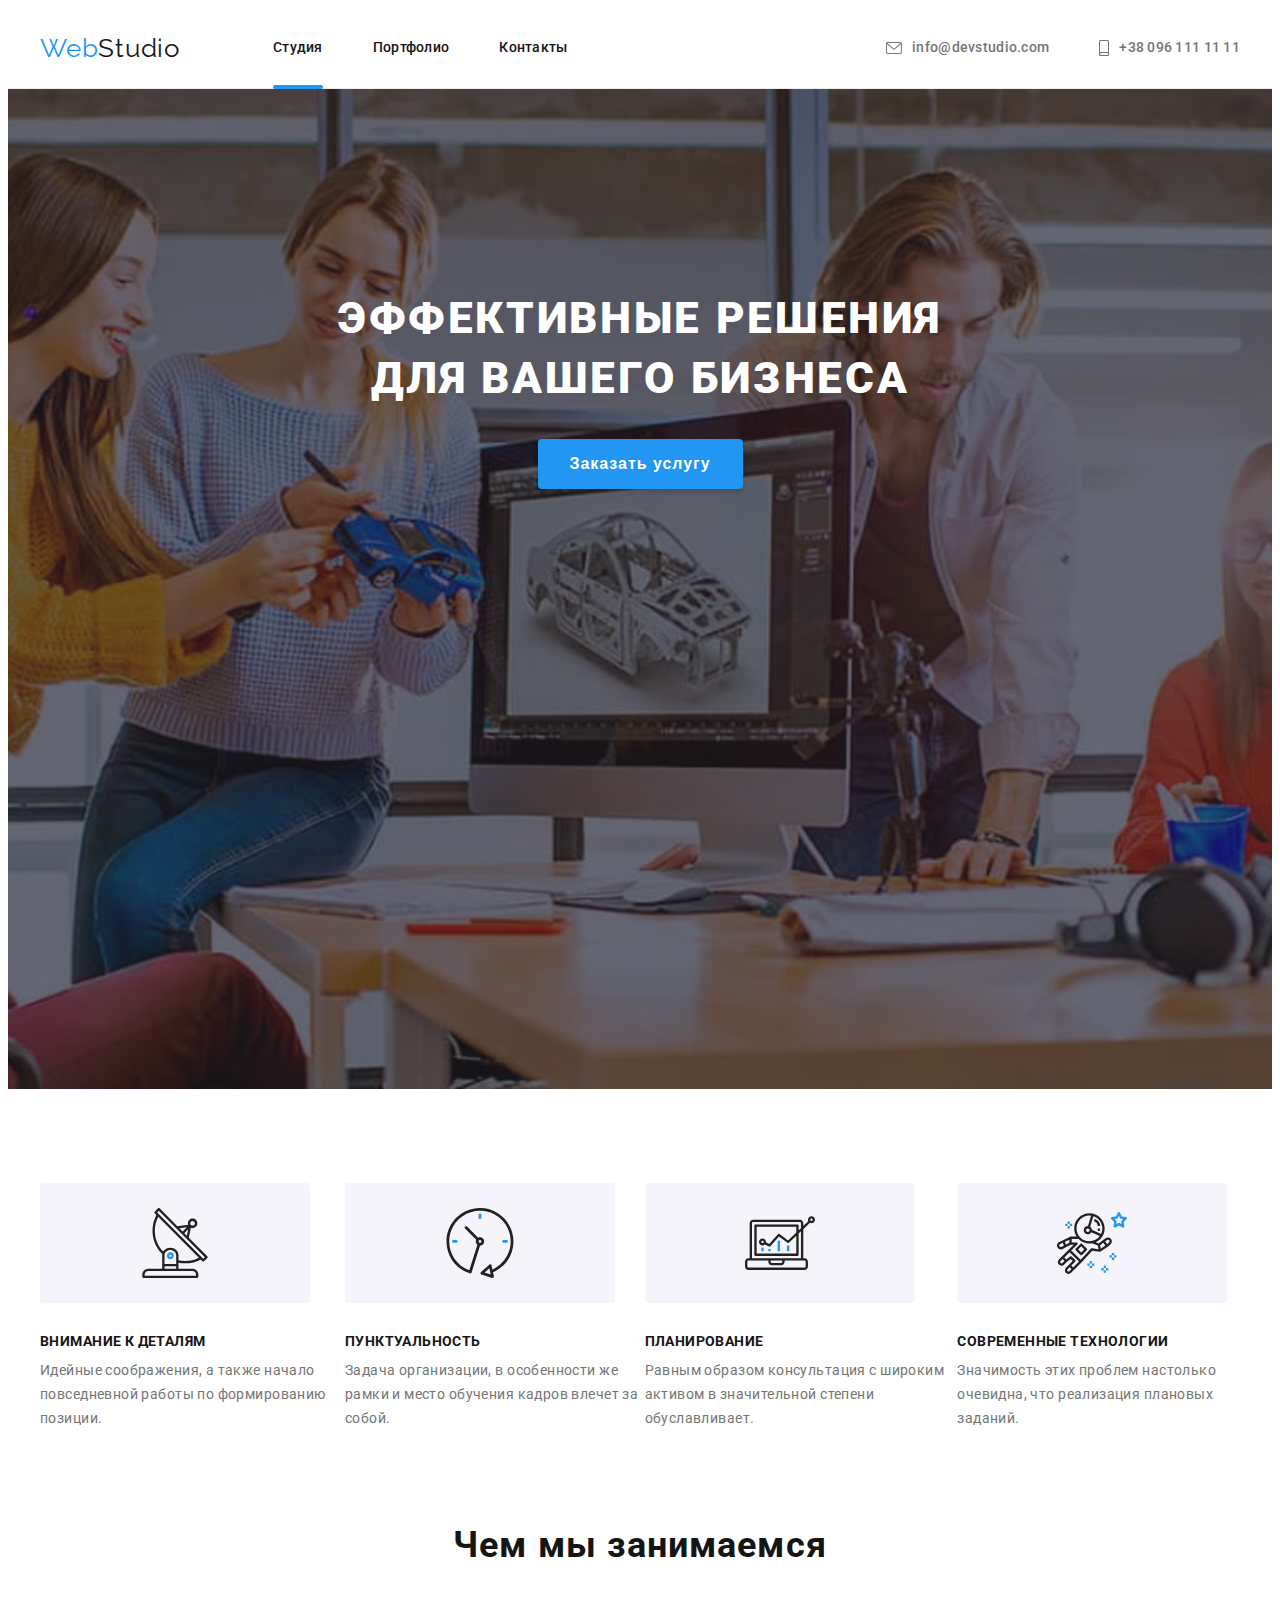
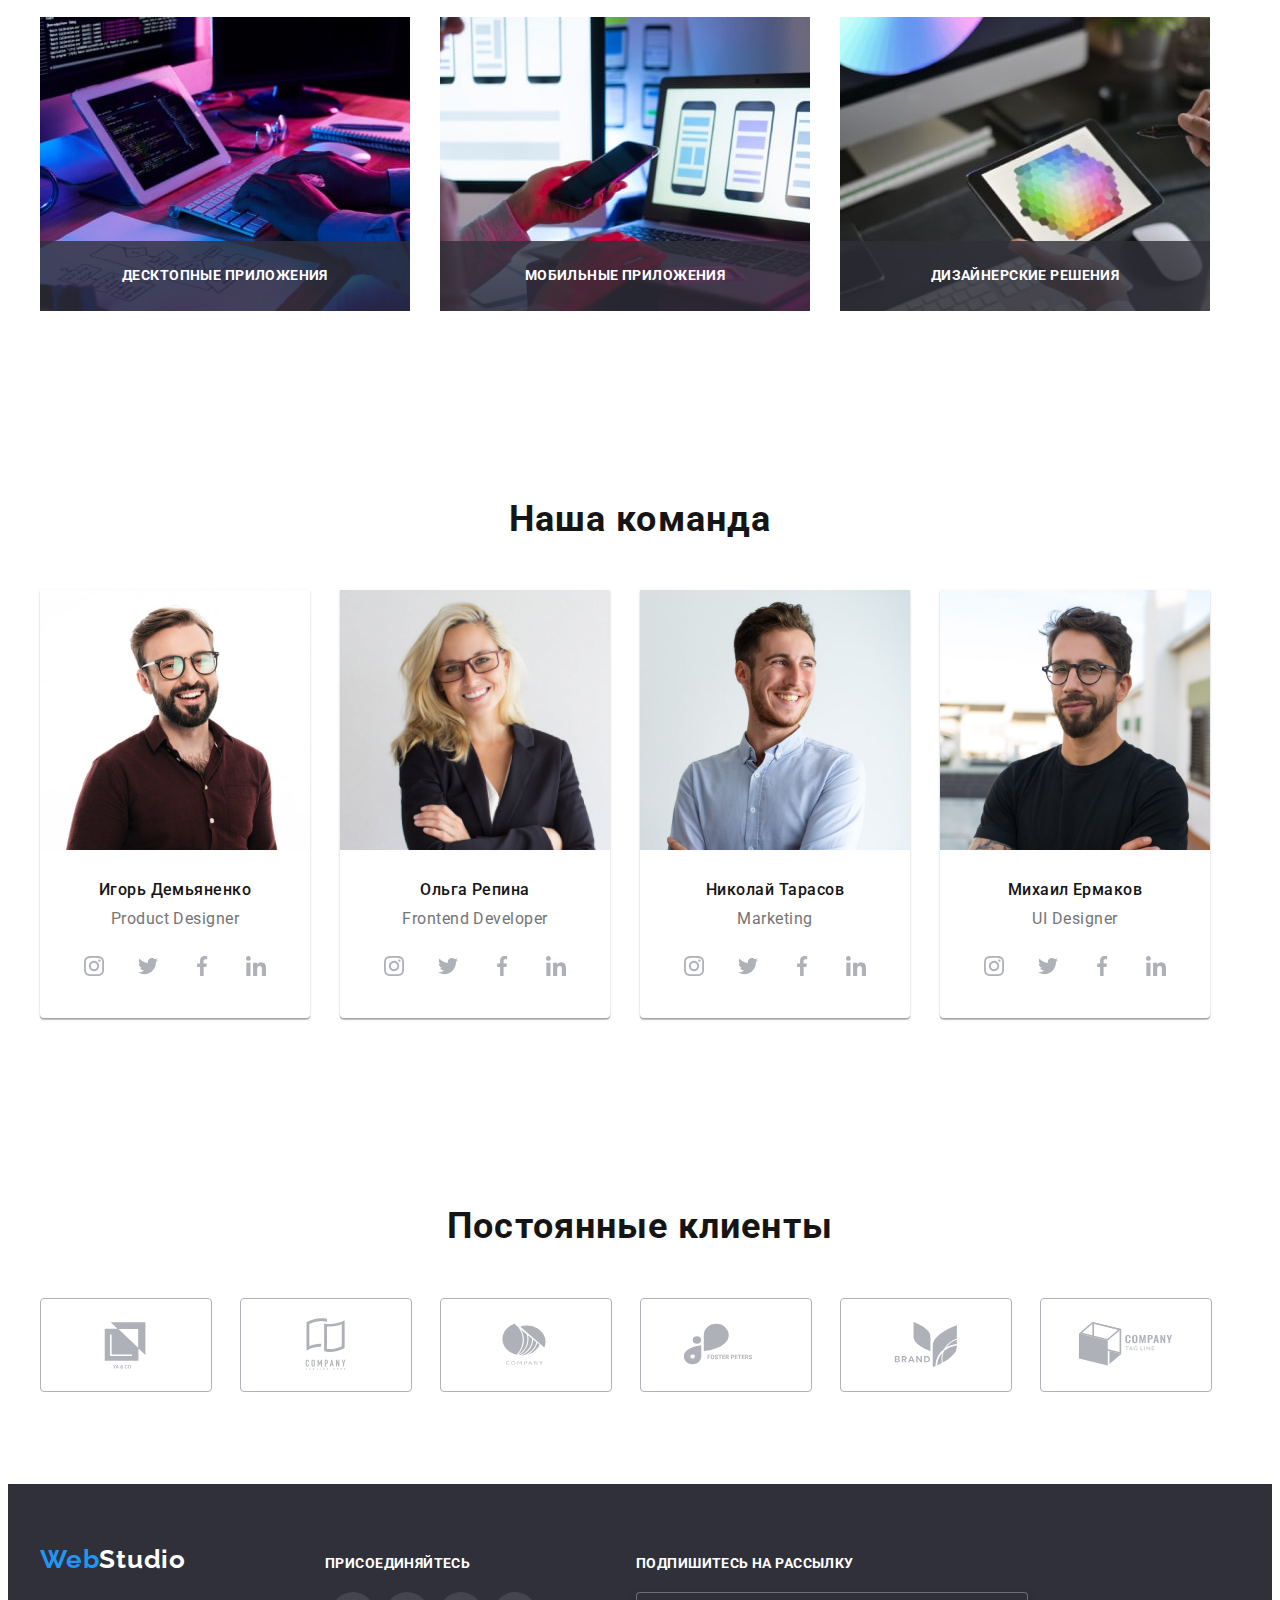
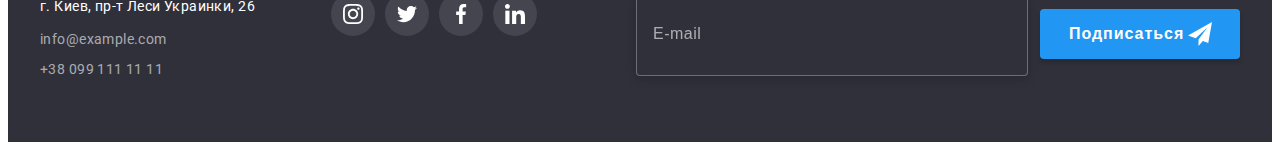
<file: index.html>
<!DOCTYPE html>
<html lang="en">
  <head>
    <meta charset="UTF-8" />
    <meta http-equiv="X-UA-Compatible" content="IE=edge" />
    <meta name="viewport" content="width=device-width, initial-scale=1.0" />
    <title>Web Studio</title>
    <link
      href="https://fonts.googleapis.com/css2?family=Raleway:wght@700&family=Roboto:wght@400;500;700;900&display=swap"
      rel="stylesheet"
    />
    <link
      rel="stylesheet"
      href="https://cdnjs.cloudflare.com/ajax/libs/modern-normalize/1.1.0/modern-normalize.min.css"
      integrity="sha512-wpPYUAdjBVSE4KJnH1VR1HeZfpl1ub8YT/NKx4PuQ5NmX2tKuGu6U/JRp5y+Y8XG2tV+wKQpNHVUX03MfMFn9Q=="
      crossorigin="anonymous"
      referrerpolicy="no-referrer"
    />
    <link rel="stylesheet" href="./css/main.min.css" />
  </head>
  <body>
    <header class="header">
      <div class="container">
        <div class="menu">
          <a class="menu__logo" href="/"
            ><span class="menu__logo-web">Web</span>Studio</a
          >
          <nav>
            <ul class="navigation list">
              <li class="navigation__item">
                <a
                  href="./index.html"
                  class="navigation__link navigation__link--current"
                  >Студия</a
                >
              </li>
              <li class="navigation__item">
                <a href="./portfolio.html" class="navigation__link"
                  >Портфолио</a
                >
              </li>
              <li class="navigation__item">
                <a href="" class="navigation__link">Контакты</a>
              </li>
            </ul>
          </nav>
          <ul class="contact list">
            <li class="contact__item">
              <a href="mailto:info@devstudio.com" class="contact__link">
                <svg class="contact__icon" width="16" height="12">
                  <use href="./img/symbol-defs-header.svg#icon-envelope"></use>
                </svg>
                info@devstudio.com</a
              >
            </li>
            <li class="contact__item">
              <a href="tel:+380961111111" class="contact__link">
                <svg class="contact__icon" width="10" height="16">
                  <use
                    href="./img/symbol-defs-header.svg#icon-smartphone"
                  ></use>
                </svg>
                +38 096 111 11 11</a
              >
            </li>
          </ul>
        </div>
      </div>
    </header>
    <main>
      <section class="hero">
        <div class="container">
          <h1 class="hero__title">
            Эффективные решения <br />для вашего бизнеса
          </h1>
          <button class="hero__button" type="button" data-modal-open>
            Заказать услугу
          </button>
        </div>
      </section>
      <section class="section">
        <div class="container">
          <h2 class="visually-hidden">Особенности</h2>
          <ul class="features list">
            <li class="feature__item">
              <div class="features__box">
                <svg class="features__icon" width="70" height="70">
                  <use
                    href="./img/symbol-defs-features.svg#icon-antenna-1-1"
                  ></use>
                </svg>
              </div>
              <h3 class="features__title">Внимание к деталям</h3>
              <p class="features__text">
                Идейные соображения, а также начало повседневной работы по
                формированию позиции.
              </p>
            </li>
            <li class="feature__item">
              <div class="features__box">
                <svg class="features__icon" width="70" height="70">
                  <use
                    href="./img/symbol-defs-features.svg#icon-clock-1-1"
                  ></use>
                </svg>
              </div>

              <h3 class="features__title">Пунктуальность</h3>
              <p class="features__text">
                Задача организации, в особенности же рамки и место обучения
                кадров влечет за собой.
              </p>
            </li>
            <li class="feature__item">
              <div class="features__box">
                <svg class="features__icon" width="70" height="70">
                  <use
                    href="./img/symbol-defs-features.svg#icon-diagram-1-1"
                  ></use>
                </svg>
              </div>
              <h3 class="features__title">Планирование</h3>
              <p class="features__text">
                Равным образом консультация с широким активом в значительной
                степени обуславливает.
              </p>
            </li>
            <li class="feature__item">
              <div class="features__box">
                <svg class="features__icon" width="70" height="70">
                  <use
                    href="./img/symbol-defs-features.svg#icon-astronaut-1-1"
                  ></use>
                </svg>
              </div>
              <h3 class="features__title">Современные технологии</h3>
              <p class="features__text">
                Значимость этих проблем настолько очевидна, что реализация
                плановых заданий.
              </p>
            </li>
          </ul>
        </div>
      </section>
      <section class="section section--no-pading-top">
        <div class="container">
          <h2 class="section__title">Чем мы занимаемся</h2>
          <ul class="work list">
            <li class="work__item">
              <img
                src="./img/img1.jpg"
                alt="our work"
                width="370"
                height="294"
              />
              <h2 class="work__img-title">Десктопные приложения</h2>
            </li>
            <li class="work__item">
              <img
                src="./img/img2.jpg"
                alt="our work"
                width="370"
                height="294"
              />
              <h2 class="work__img-title">Мобильные приложения</h2>
            </li>
            <li class="work__item">
              <img
                src="./img/img3.jpg"
                alt="our work"
                width="370"
                height="294"
              />
              <h2 class="work__img-title">Дизайнерские решения</h2>
            </li>
          </ul>
        </div>
      </section>
      <section class="section .section__team--another-bg">
        <div class="container">
          <h2 class="team__title">Наша команда</h2>
          <ul class="team__list list">
            <li class="team__link">
              <img
                src="./img/img4.jpg"
                alt="our team"
                width="270"
                height="260"
              />
              <div class="team__name-text">
                <h3 class="team__name">Игорь Демьяненко</h3>
                <p class="team__text">Product Designer</p>
                <ul class="team__soc list">
                  <li class="team__soc-item">
                    <a href="" class="team__soc-link link">
                      <svg class="team__soc-icon" width="20" height="20">
                        <use
                          href="./img/symbol-defs-team.svg#icon-instagram"
                        ></use>
                      </svg>
                    </a>
                  </li>
                  <li class="team__soc-item">
                    <a href="" class="team__soc-link link">
                      <svg class="team__soc-icon" width="20" height="20">
                        <use
                          href="./img/symbol-defs-team.svg#icon-twitter"
                        ></use>
                      </svg>
                    </a>
                  </li>
                  <li class="team__soc-item">
                    <a href="" class="team__soc-link link">
                      <svg class="team__soc-icon" width="20" height="20">
                        <use
                          href="./img/symbol-defs-team.svg#icon-facebook"
                        ></use>
                      </svg>
                    </a>
                  </li>
                  <li class="team__soc-item">
                    <a href="" class="team__soc-link link">
                      <svg class="team__soc-icon" width="20" height="20">
                        <use
                          href="./img/symbol-defs-team.svg#icon-linkedin"
                        ></use>
                      </svg>
                    </a>
                  </li>
                </ul>
              </div>
            </li>
            <li class="team__link">
              <img
                src="./img/img5.jpg"
                alt="our team"
                width="270"
                height="260"
              />
              <div class="team__name-text">
                <h3 class="team__name">Ольга Репина</h3>
                <p class="team__text">Frontend Developer</p>
                <ul class="team__soc list">
                  <li class="team__soc-item">
                    <a href="" class="team__soc-link link">
                      <svg class="team__soc-icon" width="20" height="20">
                        <use
                          href="./img/symbol-defs-team.svg#icon-instagram"
                        ></use>
                      </svg>
                    </a>
                  </li>
                  <li class="team__soc-item">
                    <a href="" class="team__soc-link link">
                      <svg class="team__soc-icon" width="20" height="20">
                        <use
                          href="./img/symbol-defs-team.svg#icon-twitter"
                        ></use>
                      </svg>
                    </a>
                  </li>
                  <li class="team__soc-item">
                    <a href="" class="team__soc-link link">
                      <svg class="team__soc-icon" width="20" height="20">
                        <use
                          href="./img/symbol-defs-team.svg#icon-facebook"
                        ></use>
                      </svg>
                    </a>
                  </li>
                  <li class="team__soc-item">
                    <a href="" class="team__soc-link link">
                      <svg class="team__soc-icon" width="20" height="20">
                        <use
                          href="./img/symbol-defs-team.svg#icon-linkedin"
                        ></use>
                      </svg>
                    </a>
                  </li>
                </ul>
              </div>
            </li>
            <li class="team__link">
              <img
                src="./img/img6.jpg"
                alt="our team"
                width="270"
                height="260"
              />
              <div class="team__name-text">
                <h3 class="team__name">Николай Тарасов</h3>
                <p class="team__text">Marketing</p>
                <ul class="team__soc list">
                  <li class="team__soc-item">
                    <a href="" class="team__soc-link link">
                      <svg class="team__soc-icon" width="20" height="20">
                        <use
                          href="./img/symbol-defs-team.svg#icon-instagram"
                        ></use>
                      </svg>
                    </a>
                  </li>
                  <li class="team__soc-item">
                    <a href="" class="team__soc-link link">
                      <svg class="team__soc-icon" width="20" height="20">
                        <use
                          href="./img/symbol-defs-team.svg#icon-twitter"
                        ></use>
                      </svg>
                    </a>
                  </li>
                  <li class="team__soc-item">
                    <a href="" class="team__soc-link link">
                      <svg class="team__soc-icon" width="20" height="20">
                        <use
                          href="./img/symbol-defs-team.svg#icon-facebook"
                        ></use>
                      </svg>
                    </a>
                  </li>
                  <li class="team__soc-item">
                    <a href="" class="team__soc-link link">
                      <svg class="team__soc-icon" width="20" height="20">
                        <use
                          href="./img/symbol-defs-team.svg#icon-linkedin"
                        ></use>
                      </svg>
                    </a>
                  </li>
                </ul>
              </div>
            </li>
            <li class="team__link">
              <img
                src="./img/img7.jpg"
                alt="our team"
                width="270"
                height="260"
              />
              <div class="team__name-text">
                <h3 class="team__name">Михаил Ермаков</h3>
                <p class="team__text">UI Designer</p>
                <ul class="team__soc list">
                  <li class="team__soc-item">
                    <a href="" class="team__soc-link link">
                      <svg class="team__soc-icon" width="20" height="20">
                        <use
                          href="./img/symbol-defs-team.svg#icon-instagram"
                        ></use>
                      </svg>
                    </a>
                  </li>
                  <li class="team__soc-item">
                    <a href="" class="team__soc-link link">
                      <svg class="team__soc-icon" width="20" height="20">
                        <use
                          href="./img/symbol-defs-team.svg#icon-twitter"
                        ></use>
                      </svg>
                    </a>
                  </li>
                  <li class="team__soc-item">
                    <a href="" class="team__soc-link link">
                      <svg class="team__soc-icon" width="20" height="20">
                        <use
                          href="./img/symbol-defs-team.svg#icon-facebook"
                        ></use>
                      </svg>
                    </a>
                  </li>
                  <li class="team__soc-item">
                    <a href="" class="team__soc-link link">
                      <svg class="team__soc-icon" width="20" height="20">
                        <use
                          href="./img/symbol-defs-team.svg#icon-linkedin"
                        ></use>
                      </svg>
                    </a>
                  </li>
                </ul>
              </div>
            </li>
          </ul>
        </div>
      </section>
      <section class="section">
        <div class="container">
          <h2 class="section__title">Постоянные клиенты</h2>
          <ul class="customers list">
            <li class="customers__item">
              <a href="" class="customers__link link">
                <svg class="customers__icon" width="106" height="60">
                  <use
                    href="./img/symbol-defs-customers.svg#icon-Logo-6-1"
                  ></use>
                </svg>
              </a>
            </li>
            <li class="customers__item">
              <a href="" class="customers__link link">
                <svg class="customers__icon" width="106" height="60">
                  <use href="./img/symbol-defs-customers.svg#icon-Logo"></use>
                </svg>
              </a>
            </li>
            <li class="customers__item">
              <a href="" class="customers__link link">
                <svg class="customers__icon" width="106" height="60">
                  <use href="./img/symbol-defs-customers.svg#icon-Logo1"></use>
                </svg>
              </a>
            </li>
            <li class="customers__item">
              <a href="" class="customers__link link">
                <svg class="customers__icon" width="106" height="60">
                  <use
                    href="./img/symbol-defs-customers.svg#icon-Logo-2-1"
                  ></use>
                </svg>
              </a>
            </li>
            <li class="customers__item">
              <a href="" class="customers__link link">
                <svg class="customers__icon" width="106" height="60">
                  <use
                    href="./img/symbol-defs-customers.svg#icon-Logo-3-1"
                  ></use>
                </svg>
              </a>
            </li>
            <li class="customers__item">
              <a href="" class="customers__link link">
                <svg class="customers__icon" width="106" height="60">
                  <use
                    href="./img/symbol-defs-customers.svg#icon-Logo-4-1"
                  ></use>
                </svg>
              </a>
            </li>
          </ul>
        </div>
      </section>
    </main>
    <footer class="footer">
      <div class="container">
        <div class="footer-nav-soc">
          <a class="logo-footer" href="/"
            ><span class="logo-footer-web">Web</span>Studio</a
          >
          <address class="footer-addres">
            <ul class="footer-addres-list list">
              <li class="footer-nav">
                <a
                  href="https://goo.gl/maps/Y24yjUMBkzo34jrQA"
                  class="footer-addres-nav"
                  target="_blank"
                  rel="noopener noreferrer nofollow"
                  >г. Киев, пр-т Леси Украинки, 26</a
                >
              </li>
              <li class="footer-contacts">
                <a href="mailto:info@example.com" class="footer-addres-contacts"
                  >info@example.com</a
                >
              </li>
              <li class="footer-contacts">
                <a href="tel:+380991111111" class="footer-addres-contacts"
                  >+38 099 111 11 11</a
                >
              </li>
            </ul>
          </address>
        </div>
        <div class="footer-soc">
          <h2 class="footer-soc-title">присоединяйтесь</h2>
          <ul class="footer-soc-list list">
            <li class="footer-soc-link">
              <a href="" class="footer-item-link">
                <svg class="footer-soc-icon">
                  <use
                    href="./img/symbol-defs-team.svg#icon-instagram"
                  ></use></svg
              ></a>
            </li>
            <li class="footer-soc-link">
              <a href="" class="footer-item-link">
                <svg class="footer-soc-icon">
                  <use href="./img/symbol-defs-team.svg#icon-twitter"></use>
                </svg>
              </a>
            </li>
            <li class="footer-soc-link">
              <a href="" class="footer-item-link">
                <svg class="footer-soc-icon">
                  <use
                    href="./img/symbol-defs-team.svg#icon-facebook"
                  ></use></svg
              ></a>
            </li>
            <li class="footer-soc-link">
              <a href="" class="footer-item-link">
                <svg class="footer-soc-icon">
                  <use
                    href="./img/symbol-defs-team.svg#icon-linkedin"
                  ></use></svg
              ></a>
            </li>
          </ul>
        </div>
        <form class="footer-subscribe">
          <h2 class="footer-subscribe-title">Подпишитесь на рассылку</h2>
          <div class="footer-wrap">
            <input
              type="email"
              class="footer-input"
              name="email"
              placeholder="E-mail"
            />
            <button type="submit" class="footer-button">
              Подписаться
              <svg class="footer-subscribe-icon" width="24" height="24">
                <use
                  href="./img/symbol-defs-close-modal.svg#icon-footer-send"
                ></use>
              </svg>
            </button>
          </div>
        </form>
      </div>
    </footer>
    <div class="backdrop is-hidden" data-modal>
      <div class="modal">
        <button type="button" class="modal-button-close" data-modal-close>
          <svg class="modal-close" width="18" height="18">
            <use
              href="./img/symbol-defs-close-modal.svg#icon-close-modal"
            ></use>
          </svg>
        </button>
        <p class="modal-titel">Оставьте свои данные, мы вам перезвоним</p>
        <form class="modal-form">
          <div class="modal-field">
            <label for="name" class="label-name">Имя</label>
            <div class="input-wrap">
              <input
                type="text"
                name="name"
                class="modal-input"
                id="name"
                required
              />
              <svg class="input-icon" width="18" height="18">
                <use href="./img/symbol-defs-close-modal.svg#icon-person"></use>
              </svg>
            </div>
          </div>
          <div class="modal-field">
            <label for="tel" class="label-name">Телефон</label>
            <div class="input-wrap">
              <input
                type="tel"
                class="modal-input"
                name="tel"
                id="tel"
                required
              />
              <svg class="input-icon" width="18" height="18">
                <use href="./img/symbol-defs-close-modal.svg#icon-phone"></use>
              </svg>
            </div>
          </div>
          <div class="modal-field">
            <label for="email" class="label-name">Почта</label>
            <div class="input-wrap">
              <input type="email" class="modal-input" name="email" id="email" />
              <svg class="input-icon" width="18" height="18">
                <use href="./img/symbol-defs-close-modal.svg#icon-email"></use>
              </svg>
            </div>
          </div>
          <div class="modal-field-coment">
            <label for="coment" class="label-name">Комментарий</label>
            <textarea
              name="coment"
              id="coment"
              placeholder="Введите текст"
              class="modal-coment"
            ></textarea>
          </div>
          <div class="modal-field">
            <input
              type="checkbox"
              name="polisy"
              id="polisy"
              class="modal-checkbox visually-hidden"
              value="true"
              required
            />
            <label for="polisy" class="check-text">
              <span>
                <svg class="check-icon" width="11" height="8">
                  <use
                    href="./img/symbol-defs-close-modal.svg#icon-vector"
                  ></use>
                </svg>
              </span>
              Соглашаюсь с рассылкой и принимаю
              <a href="" class="check-link"> Условия договора</a>
            </label>
          </div>
          <button type="submit" class="modal-button">Отправить</button>
        </form>
      </div>
    </div>

    <script src="./JS/modal.js"></script>
  </body>
</html>
</file>
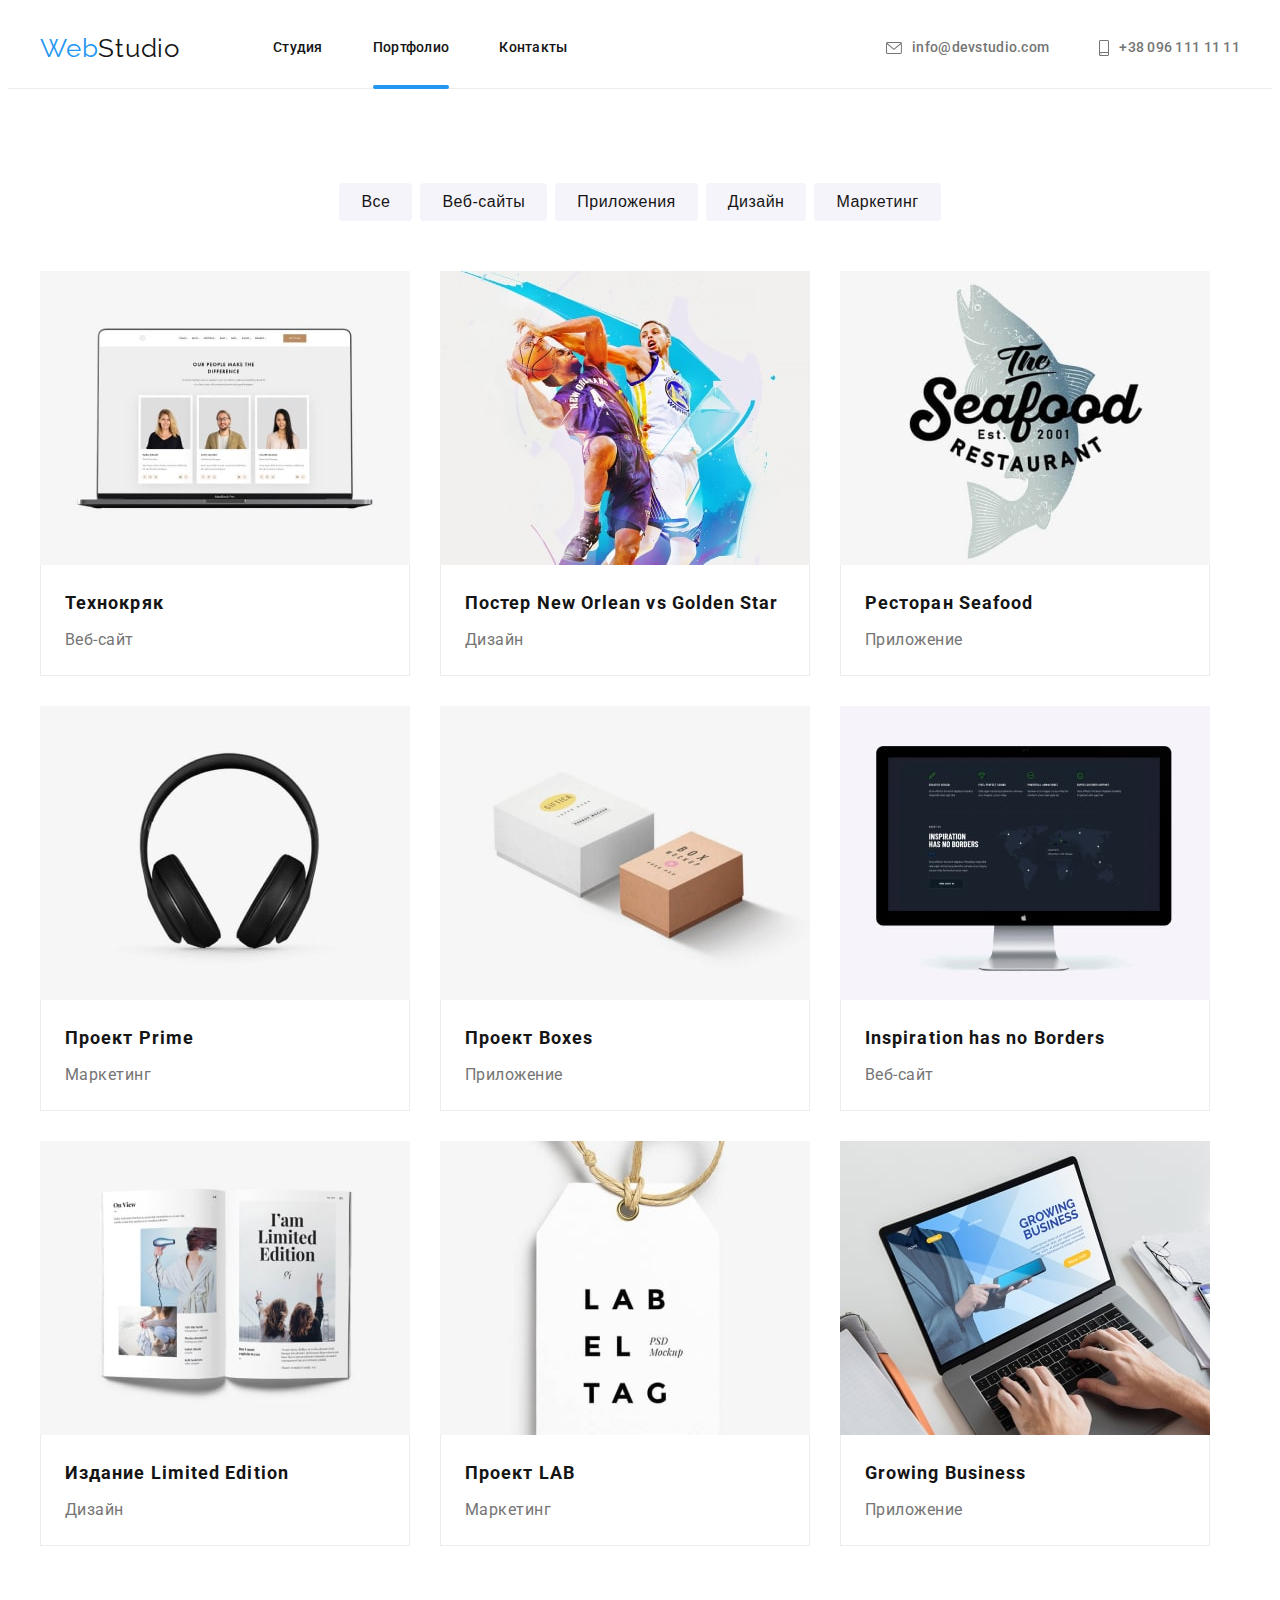
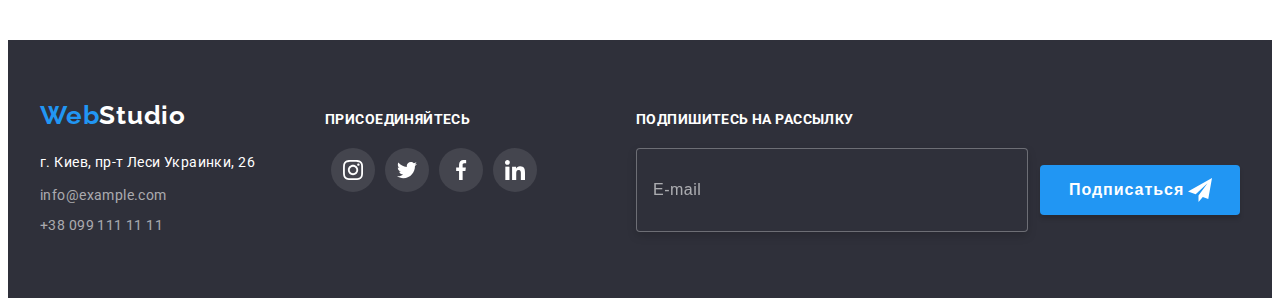
<file: portfolio.html>
<!DOCTYPE html>
<html lang="en">
  <head>
    <meta charset="UTF-8" />
    <meta http-equiv="X-UA-Compatible" content="IE=edge" />
    <meta name="viewport" content="width=device-width, initial-scale=1.0" />
    <title>Web Studio</title>
    <link href="https://fonts.googleapis.com/css2?family=Raleway:wght@700&family=Roboto:wght@400;500;700;900&display=swap" 
    rel="stylesheet">
    <link rel="stylesheet" 
    href="https://cdnjs.cloudflare.com/ajax/libs/modern-normalize/1.1.0/modern-normalize.min.css" 
    integrity="sha512-wpPYUAdjBVSE4KJnH1VR1HeZfpl1ub8YT/NKx4PuQ5NmX2tKuGu6U/JRp5y+Y8XG2tV+wKQpNHVUX03MfMFn9Q==" 
    crossorigin="anonymous" 
    referrerpolicy="no-referrer" />
    <link rel="stylesheet" href="./css/main.min.css"
 </head>
  <body>
    <header class="header">
      <div class="container">
        <div class="menu">
          <a class="menu__logo" href="/"><span class="menu__logo-web">Web</span>Studio</a>
          <nav>
            <ul class="navigation list">
              <li class="navigation__item"><a href="./index.html" class="navigation__link">Студия</a></li>
              <li class="navigation__item"><a href="./portfolio.html" class="navigation__link navigation__link--current">Портфолио</a></li>
              <li class="navigation__item"><a href="" class="navigation__link" >Контакты</a></li>
            </ul>
          </nav>
        <ul class="contact list">
          <li class="contact__item"><a  href="mailto:info@devstudio.com" class="contact__link">
            <svg class="contact__icon" width="16" height="12">
              <use href="./img/symbol-defs-header.svg#icon-envelope"></use>
            </svg>
            info@devstudio.com</a></li>
          <li class="contact__item"><a  href="tel:+380961111111" class="contact__link">
            <svg class="contact__icon" width="10" height="16">
              <use href="./img/symbol-defs-header.svg#icon-smartphone"></use></svg>
              +38 096 111 11 11</a></li>
        </ul>
</div>
      </div>
       </header>
    <main>
      <section class="section">
        <div class="container">
          <h1 class="visually-hidden">Filter</h1>
          <ul class="filter list">
            <li class="item"><button class="filter-button" type="button">Все</button></li>
            <li class="item"><button class="filter-button" type="button">Веб-сайты</button></li>
            <li class="item"><button class="filter-button" type="button">Приложения</button></li>
            <li class="item"><button class="filter-button" type="button">Дизайн</button></li>
            <li class="item"><button class="filter-button" type="button">Маркетинг</button></li>
          </ul>
             <ul class="portfolio-img list">
              <li class="portfolio-list">
                <a href="" class="portfolio-img-link">
                  <div class="portfolio-img-wrap">
                    <img src="./img/img8.jpg" alt="tex" width="370">
                  <p class="portfolio-img-top-text">
                    Ресурс предлагает комплексные 
                    предложения с разным уровнем 
                    функционала и сервисов. Все это 
                    позволит посетителю получить 
                    исчерпывающие сведения
                    о компании или частном лице.
                  </p> 
                  </div>
                  
              <div class="div-item-text">
                <h2 class="portfolio-item">Технокряк</h2>
                <p class="portfolio-text">Веб-сайт</p>
              </div>
                </a>
              
              
              </li>
              <li class="portfolio-list">
                <a href="" class="portfolio-img-link">
                  <div class="portfolio-img-wrap">
                    <img src="./img/img9.jpg" alt="poster" width="370">
                  <p class="portfolio-img-top-text">
                    Ресурс предлагает комплексные 
                    предложения с разным уровнем 
                    функционала и сервисов. Все это 
                    позволит посетителю получить 
                    исчерпывающие сведения
                    о компании или частном лице.
                  </p> 
                  </div>
              
              
              <div class="div-item-text">
                <h2 class="portfolio-item">Постер New Orlean vs Golden Star</h2>
                <p class="portfolio-text">Дизайн</p>
              </div>
              </a>
              
              
              </li>
              <li class="portfolio-list">
                <a href="" class="portfolio-img-link">
                  <div class="portfolio-img-wrap">
                    <img src="./img/img10.jpg" alt="restaurant" width="370">
                  <p class="portfolio-img-top-text">
                    Ресурс предлагает комплексные 
                    предложения с разным уровнем 
                    функционала и сервисов. Все это 
                    позволит посетителю получить 
                    исчерпывающие сведения
                    о компании или частном лице.
                  </p> 
                  </div>
              
              <div class="div-item-text">
                <h2 class="portfolio-item">Ресторан Seafood</h2>
                <p class="portfolio-text">Приложение</p>
              </div>
              </a>

              </li>
              <li class="portfolio-list">
                <a href="" class="portfolio-img-link">
                  <div class="portfolio-img-wrap">
                    <img src="./img/img11.jpg" alt="prime" width="370">
                  <p class="portfolio-img-top-text">
                    Ресурс предлагает комплексные 
                    предложения с разным уровнем 
                    функционала и сервисов. Все это 
                    позволит посетителю получить 
                    исчерпывающие сведения
                    о компании или частном лице.
                  </p> 
                  </div>
              
              <div class="div-item-text">
                <h2 class="portfolio-item">Проект Prime</h2>
                <p class="portfolio-text">Маркетинг</p>
              </div>
               </a>

              </li>
              <li class="portfolio-list">
                <a href="" class="portfolio-img-link">
                  <div class="portfolio-img-wrap">
                    <img src="./img/img12.jpg" alt="box" width="370">
                  <p class="portfolio-img-top-text">
                    Ресурс предлагает комплексные 
                    предложения с разным уровнем 
                    функционала и сервисов. Все это 
                    позволит посетителю получить 
                    исчерпывающие сведения
                    о компании или частном лице.
                  </p> 
                  </div>
               
               <div class="div-item-text">
                <h2 class="portfolio-item">Проект Boxes</h2>
                <p class="portfolio-text">Приложение</p>
               </div>
              </a>

              </li>
              <li class="portfolio-list">
                <a href="" class="portfolio-img-link">
                  <div class="portfolio-img-wrap">
                    <img src="./img/img13.jpg" alt="tv" width="370">
                  <p class="portfolio-img-top-text">
                    Ресурс предлагает комплексные 
                    предложения с разным уровнем 
                    функционала и сервисов. Все это 
                    позволит посетителю получить 
                    исчерпывающие сведения
                    о компании или частном лице.
                  </p> 
                  </div>
               
               
               <div class="div-item-text">
                <h2 class="portfolio-item">Inspiration has no Borders</h2>
                <p class="portfolio-text">Веб-сайт</p>
               </div>
              </a>

              </li>
               <li class="portfolio-list">
                <a href="" class="portfolio-img-link">
                  <div class="portfolio-img-wrap">
                    <img src="./img/img14.jpg" alt="book" width="370">
                  <p class="portfolio-img-top-text">
                    Ресурс предлагает комплексные 
                    предложения с разным уровнем 
                    функционала и сервисов. Все это 
                    позволит посетителю получить 
                    исчерпывающие сведения
                    о компании или частном лице.
                  </p> 
                  </div>
              
              <div class="div-item-text">
                <h2 class="portfolio-item">Издание Limited Edition</h2>
                <p class="portfolio-text">Дизайн</p>
              </div>
              </a>
               
              </li>
               <li class="portfolio-list">
                <a href="" class="portfolio-img-link">
                  <div class="portfolio-img-wrap">
                    <img src="./img/img15.jpg" alt="lab" width="370">
                  <p class="portfolio-img-top-text">
                    Ресурс предлагает комплексные 
                    предложения с разным уровнем 
                    функционала и сервисов. Все это 
                    позволит посетителю получить 
                    исчерпывающие сведения
                    о компании или частном лице.
                  </p> 
                  </div>
              
              <div class="div-item-text">
                <h2 class="portfolio-item">Проект LAB</h2>
                <p class="portfolio-text">Маркетинг</p>
              </div>
              </a>
              
              </li>
              <li class="portfolio-list">
                <a href="" class="portfolio-img-link">
                  <div class="portfolio-img-wrap">
                    <img src="./img/img16.jpg" alt="notebook" width="370">
                  <p class="portfolio-img-top-text">
                    Ресурс предлагает комплексные 
                    предложения с разным уровнем 
                    функционала и сервисов. Все это 
                    позволит посетителю получить 
                    исчерпывающие сведения
                    о компании или частном лице.
                  </p> 
                  </div>
              
               <div class="div-item-text">
                <h2 class="portfolio-item">Growing Business</h2>
                <p class="portfolio-text">Приложение</p>
               </div>
               </a>
               
               </li>
            </ul>
        </div>
        
      </section>
    </main>
    <footer class="footer">
      <div class="container">
        <div class="footer-nav-soc">
          <a class="logo-footer" href="/"><span class="logo-footer-web">Web</span>Studio</a>
              <address class="footer-addres">
                <ul class="footer-addres-list list">
                  <li class="footer-nav">
                    <a
                      href="https://goo.gl/maps/Y24yjUMBkzo34jrQA" class="footer-addres-nav"
                      target="_blank"
                      rel="noopener noreferrer nofollow"
                      >г. Киев, пр-т Леси Украинки, 26</a>
                  </li>
                  <li class="footer-contacts"><a href="mailto:info@example.com" class="footer-addres-contacts">info@example.com</a></li>
                  <li class="footer-contacts"><a href="tel:+380991111111" class="footer-addres-contacts">+38 099 111 11 11</a></li>
                </ul>
              </address>
        </div>
              <div class="footer-soc">
                <h2 class="footer-soc-title">присоединяйтесь</h2>
                <ul class="footer-soc-list list">
                  <li class="footer-soc-link"><a href="" class="footer-item-link">
                    <svg class="footer-soc-icon">
                      <use href="./img/symbol-defs-team.svg#icon-instagram"></use>
                    </svg></a></li>
                  <li class="footer-soc-link"><a href="" class="footer-item-link">
                    <svg class="footer-soc-icon">
                      <use href="./img/symbol-defs-team.svg#icon-twitter"></use></svg> </a></li>
                  <li class="footer-soc-link"><a href="" class="footer-item-link">
                    <svg class="footer-soc-icon">
                      <use href="./img/symbol-defs-team.svg#icon-facebook"></use></svg></a></li>
                  <li class="footer-soc-link"><a href="" class="footer-item-link">
                    <svg class="footer-soc-icon">
                      <use href="./img/symbol-defs-team.svg#icon-linkedin"></use></svg></a></li>
                </ul>
             </div>
             <form class="footer-subscribe">
             <h2 class="footer-subscribe-title">Подпишитесь на рассылку</h2>
             <div class="footer-wrap">
              <input type="email" class="footer-input" name="email" placeholder="E-mail" >
              <button type="submit" class="footer-button">Подписаться
                <svg class="footer-subscribe-icon" width="24" height="24">
                  <use href="./img/symbol-defs-close-modal.svg#icon-footer-send"></use>
                </svg>
              </button>
             </div>
             </form>
            </div>
    </footer>
  </body>
</html>
</file>
<file: css/main.min.css>
p,h1,h2,h3,h4,h5,h6{margin:0}ul{margin:0;padding-left:0}address{font-style:normal}a{color:currentColor}body{font-family:var(--main-font)}img{display:block;max-width:100%;height:auto}.list{list-style:none}.container{width:1200px;margin-left:auto;margin-right:auto;padding-left:15px;padding-right:15px}.section{padding-top:94px;padding-bottom:94px}.section__title{font-weight:700;font-size:36px;line-height:1.16;text-align:center;letter-spacing:.03em;color:#212121;margin-bottom:50px}.backdrop{position:fixed;top:0;left:0;width:100%;height:100%;background:rgba(0,0,0,.2);transition:opacity 250ms cubic-bezier(0.4, 0, 0.2, 1),visibility 250ms cubic-bezier(0.4, 0, 0.2, 1)}.backdrop.is-hidden{opacity:0;pointer-events:none;visibility:hidden}.backdrop.is-hidden .modal{transform:translate(-50%, -50%) scale(0)}.modal{position:absolute;top:50%;left:50%;transform:translate(-50%, -50%) scale(1);transition:transform 250ms cubic-bezier(0.4, 0, 0.2, 1);width:528px;min-height:581px;background-color:#fff;border-radius:5px;padding:40px}.modal-field{margin-bottom:10px}.modal-field-coment{margin-bottom:20px}.modal-titel{font-weight:700;font-size:20px;line-height:1.15;text-align:center;letter-spacing:.03em;color:#212121;margin-bottom:12px}.modal-input{width:100%;height:40px;border:1px solid rgba(33,33,33,.2);border-radius:4px;margin-top:4px;padding-left:42px;outline:rgba(0,0,0,0);transition:border 250ms cubic-bezier(0.4, 0, 0.2, 1)}.modal-input:focus{border:1px solid #2196f3}.modal-input:focus+.input-icon{fill:var(--accent-color)}.modal-coment{display:block;width:100%;height:120px;margin-top:4px;border:1px solid rgba(33,33,33,.2);border-radius:4px;resize:none;padding:12px 16px;outline:rgba(0,0,0,0);transition:border 250ms cubic-bezier(0.4, 0, 0.2, 1)}.modal-coment:focus{border:1px solid #2196f3}.modal-coment::placeholder{font-size:12px;line-height:1.17;letter-spacing:.01em;color:rgba(117,117,117,.5)}.modal-close{width:18px;height:18px;fill:#000;display:flex;align-items:center;justify-content:center;transition:fill 250ms cubic-bezier(0.4, 0, 0.2, 1)}.modal-button{font-weight:700;font-size:16px;line-height:1.88;display:flex;align-items:center;text-align:center;letter-spacing:.06em;color:var(--primary-white-color);background-color:var(--accent-color);display:block;margin:30px auto 0;box-shadow:0px 4px 4px rgba(0,0,0,.15);border-radius:4px;border-width:0;padding:10px 32px;cursor:pointer}.modal-button-close{position:absolute;right:8px;top:8px;width:30px;height:30px;background-color:rgba(0,0,0,0);color:#000;border-radius:50%;border:1px solid rgba(0,0,0,.1);cursor:pointer}.modal-button-close:hover .modal-close,.modal-button-close:focus .modal-close{fill:var(--accent-color)}.input-wrap{position:relative}.input-icon{position:absolute;left:12px;top:50%;transform:translateY(-50%);transition:fill 250ms cubic-bezier(0.4, 0, 0.2, 1)}.label-name{font-size:12px;line-height:1.17;letter-spacing:.01em;color:var(--primary-grey-color)}.check-text{display:flex;align-items:center;justify-content:center;font-size:14px;line-height:1.71;letter-spacing:.03em;color:#757575}.check-text span{display:flex;align-items:center;justify-content:center;border:1px solid #212121;border-radius:2px;width:16px;height:15px;margin-right:8px;transition:background-color 250ms cubic-bezier(0.4, 0, 0.2, 1),fill 250ms cubic-bezier(0.4, 0, 0.2, 1)}.modal-checkbox:checked+.check-text span{background-color:var(--accent-color);border:none}.modal-checkbox:focus+.check-text span{border-color:var(--accent-color)}.check-icon{fill:rgba(0,0,0,0)}.modal-checkbox:checked+.check-text .check-icon{fill:var(--primary-white-color)}.check-link{font-size:14px;line-height:1.71;letter-spacing:.03em;text-decoration-line:underline;color:var(--accent-color)}.menu__logo{font-family:var(--second-font);color:var(--primary-text-color);font-size:26px;line-height:1.19;letter-spacing:.03em;text-decoration:none}.menu__logo-web{color:var(--accent-color)}.visually-hidden{position:absolute;white-space:nowrap;width:1px;height:1px;overflow:hidden;border:0;padding:0;clip:rect(0 0 0 0);clip-path:inset(50%);margin:-1px}:root{--primary-text-color: rgba(21, 21, 21, 1);--primary-white-color: #ffffff;--accent-color: #2196F3;--primary-grey-color: #757575;--primary-icon-color: #AFB1B8;--main-font: Roboto, sans-serif;--second-font: Raleway, cursive}.header{background-color:var(--primary-white-color);border-bottom:1px solid #ececec}.menu{display:flex;align-items:center}.navigation{display:flex;font-weight:500;font-size:14px;line-height:1.14;letter-spacing:.02em;color:var(--primary-text-color);margin-left:93px}.navigation .navigation__item{margin-right:50px}.navigation .navigation__item:last-child{margin-right:0}.navigation__link{display:block;color:var(--primary-text-color);text-decoration:none;padding-top:32px;padding-bottom:32px;transition:color 250ms cubic-bezier(0.4, 0, 0.2, 1),visibility 250ms cubic-bezier(0.4, 0, 0.2, 1)}.navigation__link:hover,.navigation__link:focus{color:var(--accent-color)}.navigation__link--current{position:relative}.navigation__link--current::after{content:"";position:absolute;width:100%;height:4px;border-radius:2px;background-color:var(--accent-color);left:0;bottom:-1px}.contact{display:flex;margin-left:auto}.contact__link{display:block;font-weight:500;font-size:14px;line-height:1.14;letter-spacing:.02em;color:var(--primary-grey-color);text-decoration:none;margin-left:auto;padding-top:32px;padding-bottom:32px;display:flex;align-items:center;transition:color 250ms cubic-bezier(0.4, 0, 0.2, 1),visibility 250ms cubic-bezier(0.4, 0, 0.2, 1)}.contact__link:hover,.contact__link:focus{color:var(--accent-color)}.contact .contact__item+.contact__item{margin-left:50px}.contact .item:last-child{margin-right:0}.contact__icon{fill:currentColor;margin-right:10px;align-items:center;transition:fill 2500ms cubic-bezier(0.4, 0, 0.2, 1),visibility 250ms cubic-bezier(0.4, 0, 0.2, 1)}.contact__icon:hover{fill:var(--accent-color)}.contact__icon:focus{fill:var(--accent-color)}.hero{max-width:1600px;height:600px;margin-left:auto;margin-right:auto;background-color:#2f303a;padding-top:200px;padding-bottom:200px;background-image:linear-gradient(to right, rgba(47, 48, 58, 0.4), rgba(47, 48, 58, 0.4)),url(../img/Img17.jpg);background-repeat:no-repeat;background-position:center;background-size:cover}.hero__title{font-weight:900;font-size:44px;line-height:1.36;text-align:center;letter-spacing:.06em;text-transform:uppercase;color:var(--primary-white-color)}.hero__button{font-weight:700;font-size:16px;line-height:1.88;display:flex;align-items:center;text-align:center;letter-spacing:.06em;color:var(--primary-white-color);background-color:var(--accent-color);display:block;margin:30px auto 0;box-shadow:0px 4px 4px rgba(0,0,0,.15);border-radius:4px;border-width:0;padding:10px 32px;cursor:pointer}.features{margin-left:auto;margin-right:auto;display:flex}.features .__item{margin-right:30px;width:270px}.features .__item:last-child{margin-right:0}.features__title{font-weight:700;font-size:14px;line-height:1.14x;letter-spacing:.03em;text-transform:uppercase;color:var(--primary-text-color);margin-bottom:10px}.features__text{font-size:14px;line-height:1.71;letter-spacing:.03em;color:var(--primary-grey-color)}.features__box{background:#f5f4fa;border-radius:4px;display:flex;width:270px;height:120px;align-items:center;justify-content:center;margin-bottom:30px}.work{display:flex}.work__item{margin-right:30px;position:relative}.work__item:last-child{margin-right:0}.work__img-title{display:flex;align-items:center;justify-content:center;position:absolute;width:100%;height:70px;background:rgba(47,48,58,.8);font-weight:700;font-size:14px;line-height:1.14;letter-spacing:.03em;text-transform:uppercase;color:#fff;bottom:0}.section--no-pading-top{padding-top:0}.section__title{font-weight:700;font-size:36px;line-height:1.16;text-align:center;letter-spacing:.03em;color:var(--primary-text-color);margin-bottom:50px}.section__team--another-bg{background-color:#f5f4fa}.team__list{display:flex}.team__link{margin-right:30px;background-color:var(--primary-white-color);box-shadow:0px 1px 3px rgba(0,0,0,.12),0px 1px 1px rgba(0,0,0,.14),0px 2px 1px rgba(0,0,0,.2);border-radius:0px 0px 4px 4px}.team__link:last-child{margin-right:0}.team__title{font-weight:700;font-size:36px;line-height:1.16;text-align:center;letter-spacing:.03em;color:var(--primary-text-color);margin-bottom:50px}.team__name{font-weight:500;font-size:16px;line-height:1.19;text-align:center;letter-spacing:.03em;color:var(--primary-text-color);margin-bottom:10px}.team__text{font-size:16px;line-height:1.19;text-align:center;letter-spacing:.03em;color:var(--primary-grey-color);margin-bottom:16px}.team__soc{display:flex;justify-content:center;gap:10px}.team__soc-link{width:44px;height:44px;border-radius:50%;background-color:var(--primary-white-color);display:flex;align-items:center;justify-content:center;color:var(--primary-icon-color);transition:color 250ms cubic-bezier(0.4, 0, 0.2, 1),visibility 250ms cubic-bezier(0.4, 0, 0.2, 1),background-color 250ms cubic-bezier(0.4, 0, 0.2, 1)}.team__soc-link:hover{background-color:var(--accent-color);color:var(--primary-white-color)}.team__soc-link:focus{background-color:var(--accent-color);color:var(--primary-white-color)}.team__soc-icon{fill:currentColor}.team__name-text{padding-top:30px;padding-bottom:30px}.customers{display:flex}.customers__item{width:170px;height:92px;margin-right:30px}.customers__item:last-child{margin-right:0}.customers__icon{fill:currentColor}.customers__link{width:100%;height:100%;display:flex;align-items:center;justify-content:center;border:1px solid #afb1b8;border-radius:4px;color:#afb1b8;transition:color 250ms cubic-bezier(0.4, 0, 0.2, 1),visibility 250ms cubic-bezier(0.4, 0, 0.2, 1),border 250ms cubic-bezier(0.4, 0, 0.2, 1)}.customers__link:hover,.customers__link:focus{color:var(--accent-color);border:1px solid #2196f3}.footer{background:#2f303a;padding-bottom:60px;padding-top:60px}.footer .container{display:flex;align-items:baseline}.footer-nav{margin-bottom:9px}.footer-contacts{margin-bottom:6px}.footer-contacts:last-child{margin-bottom:0}.footer-soc{margin-left:70px;flex-grow:1}.footer-soc-title{font-weight:700;font-size:14px;line-height:1.14;letter-spacing:.03em;text-transform:uppercase;color:var(--primary-white-color);margin-bottom:20px}.footer-soc-list{display:flex;justify-content:center;gap:10px}.footer-soc-link{width:44px;height:44px;border-radius:50%;background:rgba(255,255,255,.1);display:flex;align-items:center;justify-content:center;color:var(--primary-white-color)}.footer-soc-icon{width:20px;height:20px;display:flex;align-items:center;justify-content:center;fill:currentColor}.footer-addres{margin-top:20px}.footer-addres-nav{font-size:14px;line-height:1.71;letter-spacing:.03em;color:var(--primary-white-color);text-decoration:none;cursor:default;transition:color 250ms cubic-bezier(0.4, 0, 0.2, 1),visibility 250ms cubic-bezier(0.4, 0, 0.2, 1)}.footer-addres-nav:hover,.footer-addres-nav:focus{color:var(--accent-color)}.footer-addres-contacts{font-size:14px;line-height:1.71;letter-spacing:.03em;color:rgba(255,255,255,.6);text-decoration:none;cursor:default;transition:color 250ms cubic-bezier(0.4, 0, 0.2, 1),visibility 250ms cubic-bezier(0.4, 0, 0.2, 1)}.footer-addres-contacts:hover,.footer-addres-contacts:focus{color:var(--accent-color)}.footer-subscribe{margin-left:94px}.footer-subscribe-title{font-weight:700;font-size:14px;line-height:1.14;letter-spacing:.03em;text-transform:uppercase;color:#fff;margin-bottom:20px}.footer-subscribe-icon{position:absolute;fill:var(--primary-white-color);right:28px;top:50%;transform:translateY(-50%)}.footer-wrap{display:flex;align-items:center}.footer-input{width:358px;height:50px;border:1px solid rgba(255,255,255,.3);filter:drop-shadow(0px 4px 4px rgba(0, 0, 0, 0.15));border-radius:4px;background-color:#2f303a;margin-right:12px;padding:16px;color:var(--primary-white-color)}.footer-input::checked{border:none}.footer-input::placeholder{font-size:16px;line-height:1.25;display:flex;align-items:center;letter-spacing:.03em;color:rgba(255,255,255,.6)}.footer-button{position:relative;width:200px;height:50px;font-weight:700;font-size:16px;line-height:1.88;display:flex;align-items:center;text-align:center;letter-spacing:.06em;color:var(--primary-white-color);background-color:var(--accent-color);display:block;box-shadow:0px 4px 4px rgba(0,0,0,.15);border-radius:4px;border-width:0;padding:10px 62px 10px 29px;cursor:pointer}.footer-item-link{width:100%;height:100%;display:flex;align-items:center;justify-content:center;border-radius:50%;transition:background-color 250ms cubic-bezier(0.4, 0, 0.2, 1),visibility 250ms cubic-bezier(0.4, 0, 0.2, 1)}.footer-item-link:hover,.footer-item-link:focus{background-color:var(--accent-color)}.logo-footer{font-family:var(--second-font);font-style:normal;font-weight:700;font-size:26px;line-height:1.19;letter-spacing:.03em;color:var(--primary-white-color);text-decoration:none;cursor:default}.logo-footer-web{color:var(--accent-color)}.portfolio{background-color:var(--primary-white-color);width:1200px;padding-left:15px;padding-right:15px;margin-left:auto;margin-right:auto}.filter{margin-bottom:50px;display:flex;justify-content:center}.filter .item{margin-right:8px}.filter .item:last-child{margin-right:0}.filter-button{font-style:normal;font-weight:500;font-size:16px;line-height:1.62;text-align:center;letter-spacing:.03em;color:var(--primary-text-color);background-color:#f5f4fa;text-decoration:none;width:max-content;cursor:pointer;border:none;border-radius:4px;padding:6px 22px;transition:color 250ms cubic-bezier(0.4, 0, 0.2, 1),background-color 250ms cubic-bezier(0.4, 0, 0.2, 1),visibility 250ms cubic-bezier(0.4, 0, 0.2, 1),box-shadow 250ms cubic-bezier(0.4, 0, 0.2, 1)}.filter-button:hover,.filter-button:focus{box-shadow:0px 3px 1px rgba(0,0,0,.1),0px 1px 2px rgba(0,0,0,.08),0px 2px 2px rgba(0,0,0,.12)}.portfolio-list{margin-bottom:30px;margin-right:30px;position:relative}.portfolio-list:nth-child(3n){margin-right:0}.portfolio-list:nth-last-child(-n+3){margin-bottom:0}.portfolio-img{display:flex;flex-wrap:wrap}.portfolio-img-link{display:block;text-decoration:none;transition:box-shadow 250ms cubic-bezier(0.4, 0, 0.2, 1)}.portfolio-img-link:hover .portfolio-img-top-text{transform:translateY(0)}.portfolio-img-link:focus .portfolio-img-top-text{transform:translateY(0)}.portfolio-img-link:hover,.portfolio-img-link:focus{box-shadow:0px 1px 1px rgba(0,0,0,.12),0px 4px 4px rgba(0,0,0,.06),1px 4px 6px rgba(0,0,0,.16)}.portfolio-img-wrap{position:relative;overflow:hidden}.portfolio-item{font-style:normal;font-weight:700;font-size:18px;line-height:2;letter-spacing:.06em;color:var(--primary-text-color);margin-bottom:4px}.portfolio-text{font-size:16px;line-height:1.88;letter-spacing:.03em;color:var(--primary-grey-color)}.div-item-text{padding-top:20px;border-bottom:1px solid #ececec;border-left:1px solid #ececec;border-right:1px solid #ececec;padding-bottom:20px;padding-left:24px;padding-right:24px}.portfolio-img-top-text{position:absolute;top:0;left:0;height:100%;font-weight:400;font-size:18px;line-height:1.56;letter-spacing:.03em;color:#fff;padding:63px 24px;background:rgba(33,150,243,.9);transform:translateY(100%);transition:transform 250ms cubic-bezier(0.4, 0, 0.2, 1);overflow:auto}/*# sourceMappingURL=main.min.css.map */
</file>
